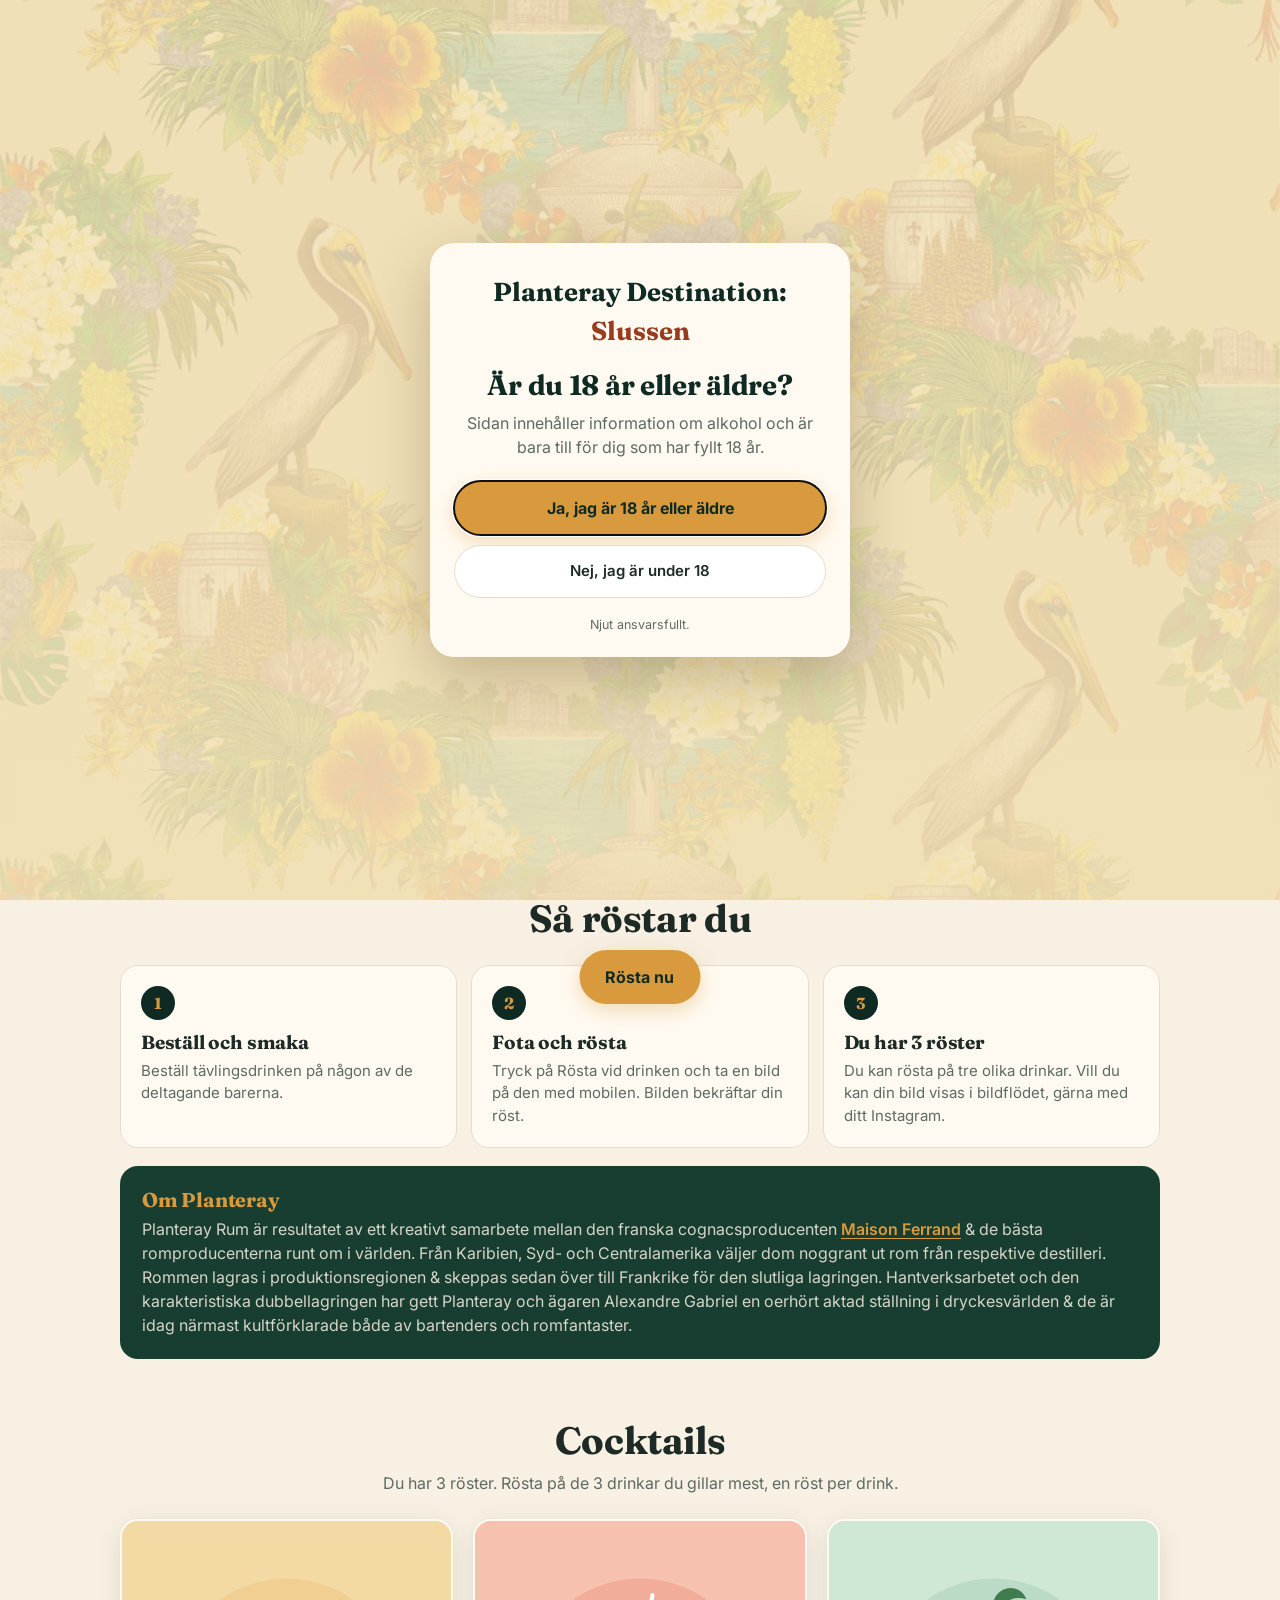
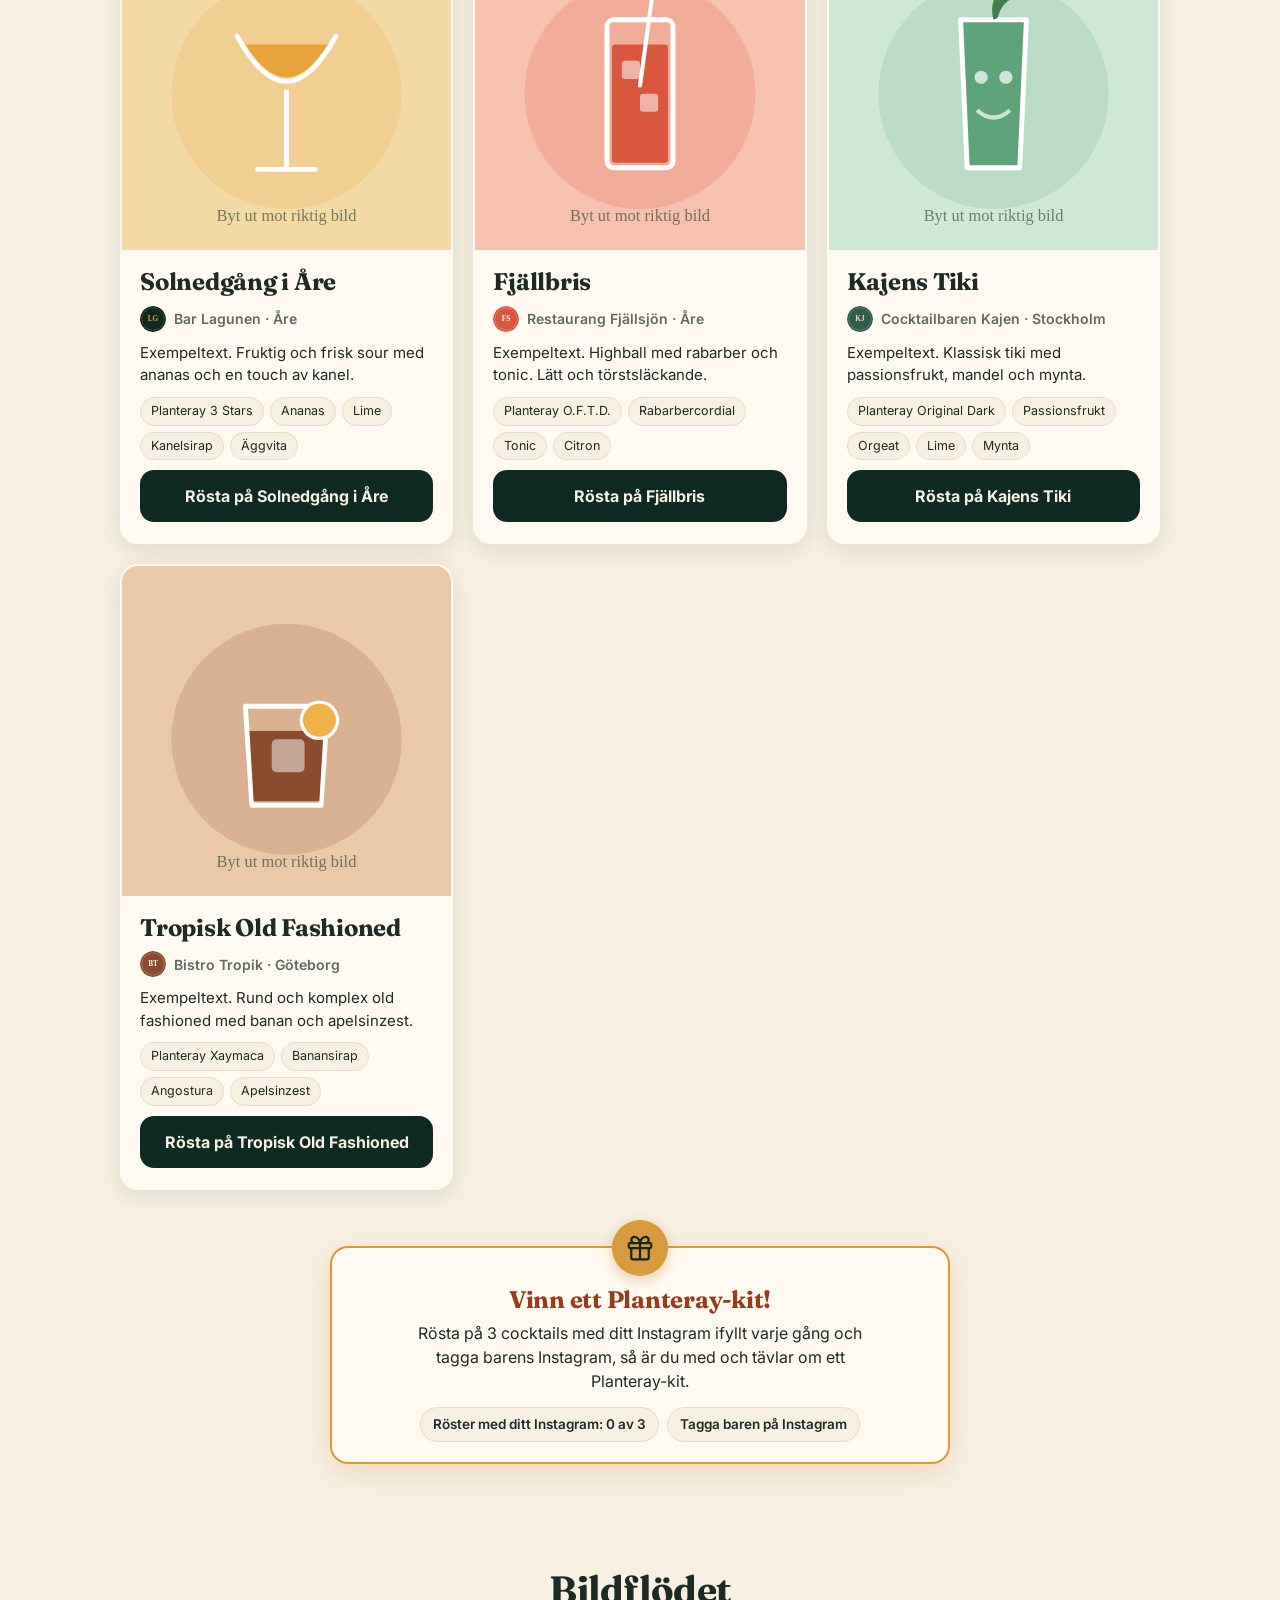
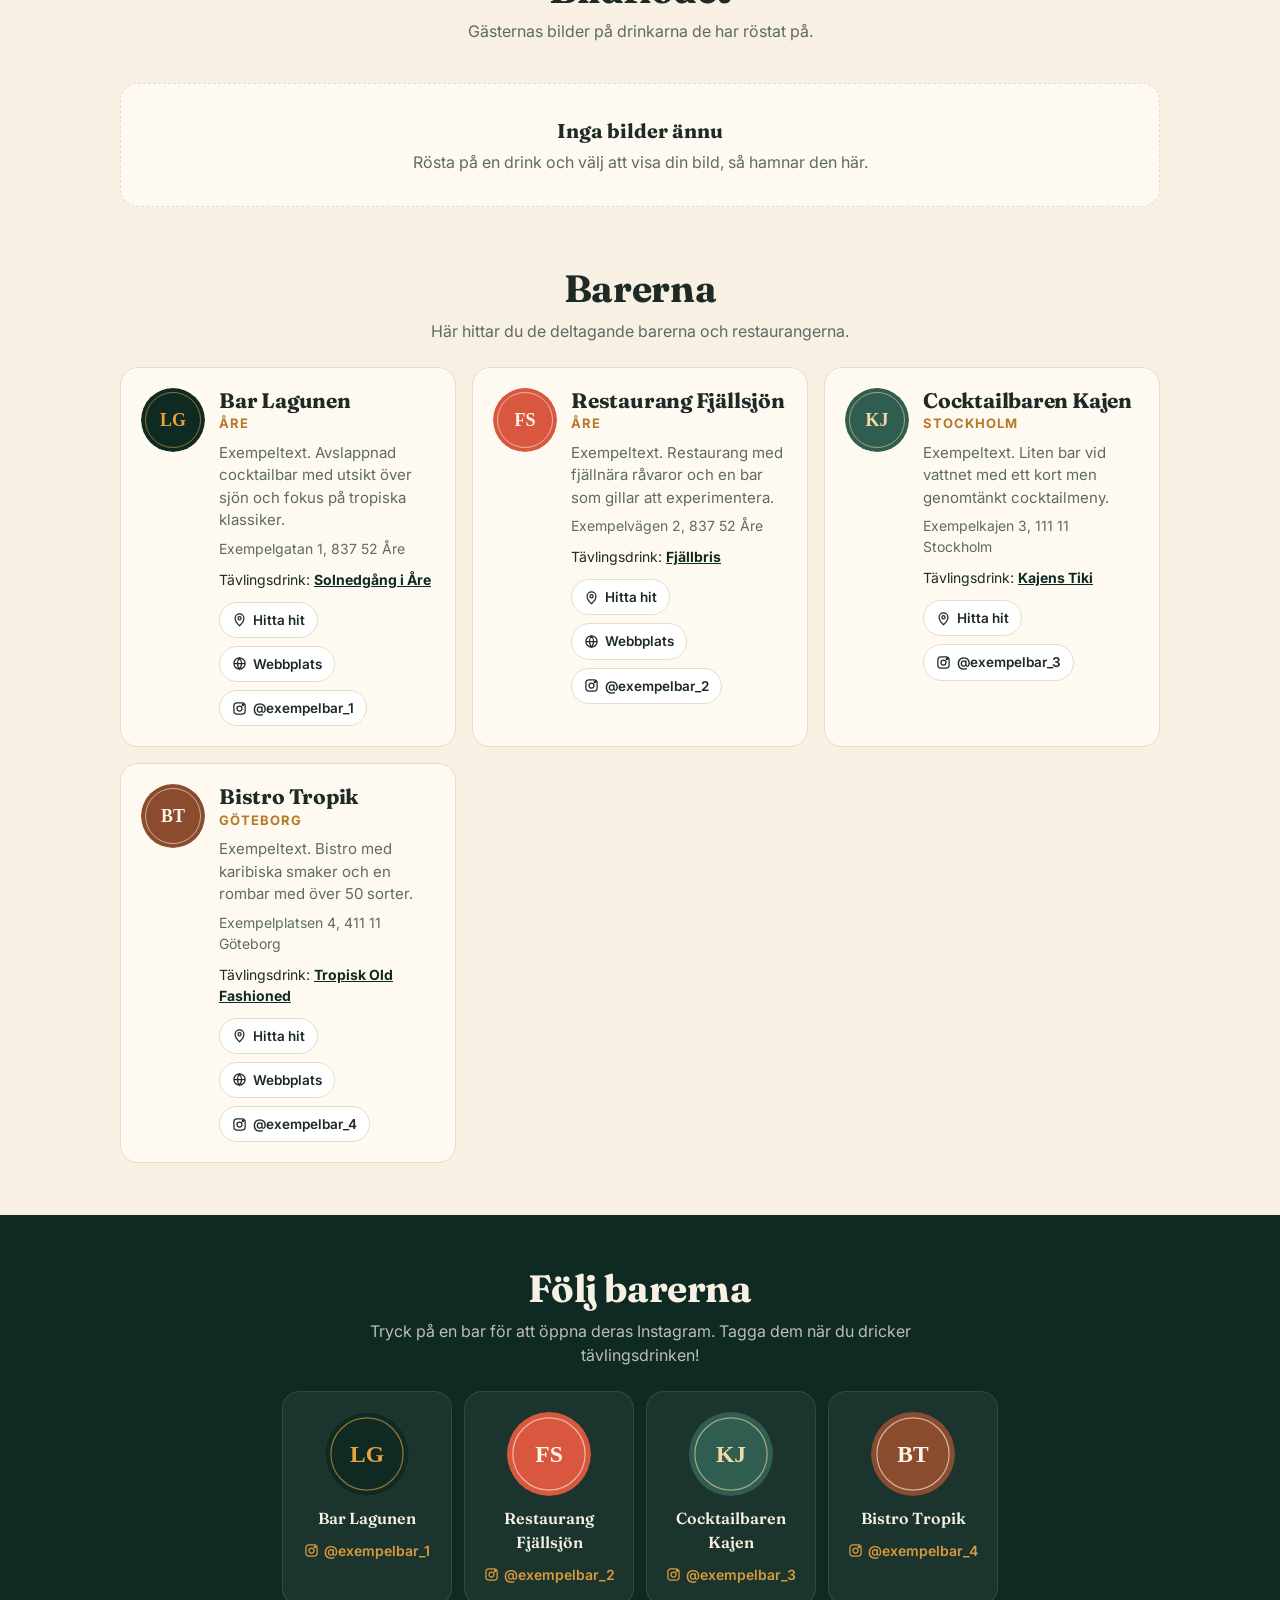
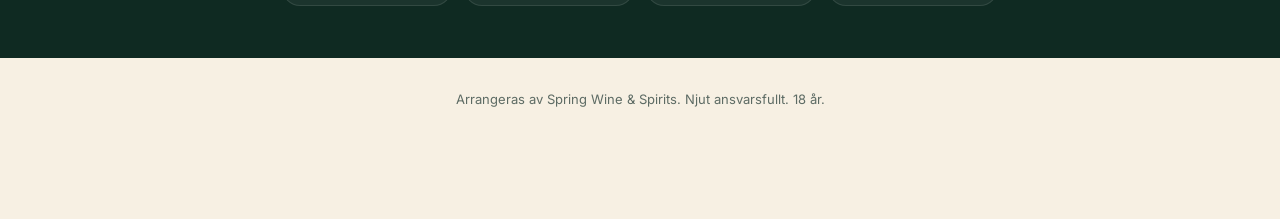
<file: index.html>
<!DOCTYPE html>
<html lang="sv">
<head>
  <meta charset="utf-8">
  <meta name="viewport" content="width=device-width, initial-scale=1, viewport-fit=cover">
  <meta name="theme-color" content="#f0b89a">
  <title>Planteray Destination: Slussen – Rösta</title>
  <meta name="description" content="Rösta på den godaste Planteray-drinken.">
  <link rel="preconnect" href="https://fonts.googleapis.com">
  <link rel="preconnect" href="https://fonts.gstatic.com" crossorigin>
  <link href="https://fonts.googleapis.com/css2?family=Fraunces:ital,opsz,wght@0,9..144,500;0,9..144,700;1,9..144,500&family=Inter:wght@400;600;700&display=swap" rel="stylesheet">
  <link rel="stylesheet" href="style.css">
  <script>
    /* Åldersspärr: hoppa över rutan om besökaren redan bekräftat 18 år (gäller 30 dagar) */
    try {
      var t = parseInt(localStorage.getItem("pr_age_ok") || "0", 10);
      if (t && Date.now() - t < 30 * 24 * 3600 * 1000) document.documentElement.classList.add("age-ok");
    } catch (e) {}
  </script>
</head>
<body>

  <!-- ÅLDERSSPÄRR: visas innan sidan går att se. Texterna finns i content.js -->
  <div class="age-gate" id="ageGate" role="dialog" aria-modal="true" aria-labelledby="ageTitle" aria-describedby="ageText">
    <div class="age-card">
      <div class="age-brand" id="ageBrand">Planteray Destination: <span>Slussen</span></div>
      <div id="ageAsk">
        <h2 id="ageTitle">Är du 18 år eller äldre?</h2>
        <p id="ageText">Sidan innehåller information om alkohol och är bara till för dig som har fyllt 18&nbsp;år.</p>
        <div class="age-actions">
          <button class="cta" id="ageYes">Ja, jag är 18 år eller äldre</button>
          <button class="age-no" id="ageNo">Nej, jag är under 18</button>
        </div>
      </div>
      <div id="ageDenied" hidden>
        <h2>Tyvärr</h2>
        <p id="ageDeniedText">Du måste vara 18 år eller äldre för att besöka sidan.</p>
        <button class="age-no" id="ageBack">Tillbaka</button>
      </div>
      <p class="age-small" id="ageSmall">Njut ansvarsfullt.</p>
    </div>
  </div>

  <header class="topbar">
    <div class="wrap">
      <a href="#start" class="brandmark" id="brandmark">Planteray Destination: <span>Slussen</span></a>
      <nav class="nav" aria-label="Huvudmeny">
        <a href="#start">Start</a>
        <a href="#drinkar">Drinkar</a>
        <a href="#bilder">Bildflöde</a>
        <a href="#barer">Barer</a>
        <a href="#folj">Följ barerna</a>
      </nav>
      <div class="votes-pill" aria-live="polite">
        <span id="pillText">3 kvar</span>
        <span class="dots" id="pillDots" aria-hidden="true"></span>
      </div>
    </div>
  </header>

  <main>
    <!-- STARTSIDA -->
    <section class="hero" id="start">
      <div class="wrap">
        <img class="hero-logo" src="images/planteray-logo.png" alt="Planteray Rum" width="700" height="472">
        <span class="eyebrow">Cocktailtävling</span>
        <h1 id="eventName"></h1>
        <p class="tagline" id="tagline"></p>
        <p class="intro" id="intro"></p>
        <div class="period" id="period"></div><br>
        <a class="cta" href="#drinkar">Se drinkarna och rösta
          <svg width="18" height="18" viewBox="0 0 24 24" fill="none" stroke="currentColor" stroke-width="2.5" stroke-linecap="round"><path d="M12 5v14M5 12l7 7 7-7"/></svg>
        </a>
      </div>
    </section>

    <section class="block" id="sa-rostar-du">
      <div class="wrap">
        <div class="section-head"><h2>Så röstar du</h2></div>
        <ol class="steps" id="steps"></ol>
        <div class="brand-box">
          <h3 id="brandTitle"></h3>
          <p id="brandText"></p>
        </div>
      </div>
    </section>

    <!-- DRINKARNA -->
    <section class="block" id="drinkar" style="padding-top:8px">
      <div class="wrap">
        <div class="section-head">
          <h2>Cocktails</h2>
          <p id="drinksLead"></p>
        </div>
        <div class="banner" id="banner" role="status"></div>
        <div class="drink-grid" id="drinkGrid"></div>
        <div class="prize" id="prize" hidden>
          <div class="prize-icon" aria-hidden="true">
            <svg width="30" height="30" viewBox="0 0 24 24" fill="none" stroke="currentColor" stroke-width="1.8" stroke-linecap="round" stroke-linejoin="round"><rect x="3" y="8" width="18" height="4" rx="1"/><path d="M12 8v13M19 12v8a1 1 0 0 1-1 1H6a1 1 0 0 1-1-1v-8M7.5 8a2.5 2.5 0 0 1 0-5C11 3 12 8 12 8s1-5 4.5-5a2.5 2.5 0 0 1 0 5"/></svg>
          </div>
          <h3 id="prizeTitle"></h3>
          <p id="prizeText"></p>
          <div class="prize-steps" id="prizeSteps"></div>
        </div>
      </div>
    </section>

    <!-- BILDFLÖDE -->
    <section class="block feed-section" id="bilder">
      <div class="wrap">
        <div class="section-head">
          <h2>Bildflödet</h2>
          <p>Gästernas bilder på drinkarna de har röstat på.</p>
        </div>
        <div class="filter-chips" id="feedFilter" role="toolbar" aria-label="Filtrera på drink"></div>
        <div class="feed-grid" id="feedGrid" aria-live="polite"></div>
        <div style="text-align:center"><button class="more-btn" id="feedMore" hidden>Visa fler bilder</button></div>
      </div>
    </section>

    <!-- BARERNA -->
    <section class="block" id="barer" style="padding-top:8px">
      <div class="wrap">
        <div class="section-head">
          <h2>Barerna</h2>
          <p>Här hittar du de deltagande barerna och restaurangerna.</p>
        </div>
        <div class="bar-list" id="barList"></div>
      </div>
    </section>

    <!-- SYNLIGHET / INSTAGRAM -->
    <section class="block wall" id="folj">
      <div class="wrap">
        <div class="section-head">
          <h2>Följ barerna</h2>
          <p>Tryck på en bar för att öppna deras Instagram. Tagga dem när du dricker tävlingsdrinken!</p>
        </div>
        <div class="wall-grid" id="wallGrid"></div>
      </div>
    </section>
  </main>

  <footer><div class="wrap" id="footer"></div></footer>

  <a href="#drinkar" class="cta float-cta" id="floatCta">Rösta nu</a>

  <!-- Dialog -->
  <div class="sheet-backdrop" id="sheetBackdrop" aria-hidden="true">
    <div class="sheet" role="dialog" aria-modal="true" aria-labelledby="sheetTitle" id="sheet"></div>
  </div>
  <div class="toast" id="toast" role="alert"></div>

  <script src="content.js"></script>
  <script src="api.js"></script>
  <script src="app.js"></script>
</body>
</html>
</file>
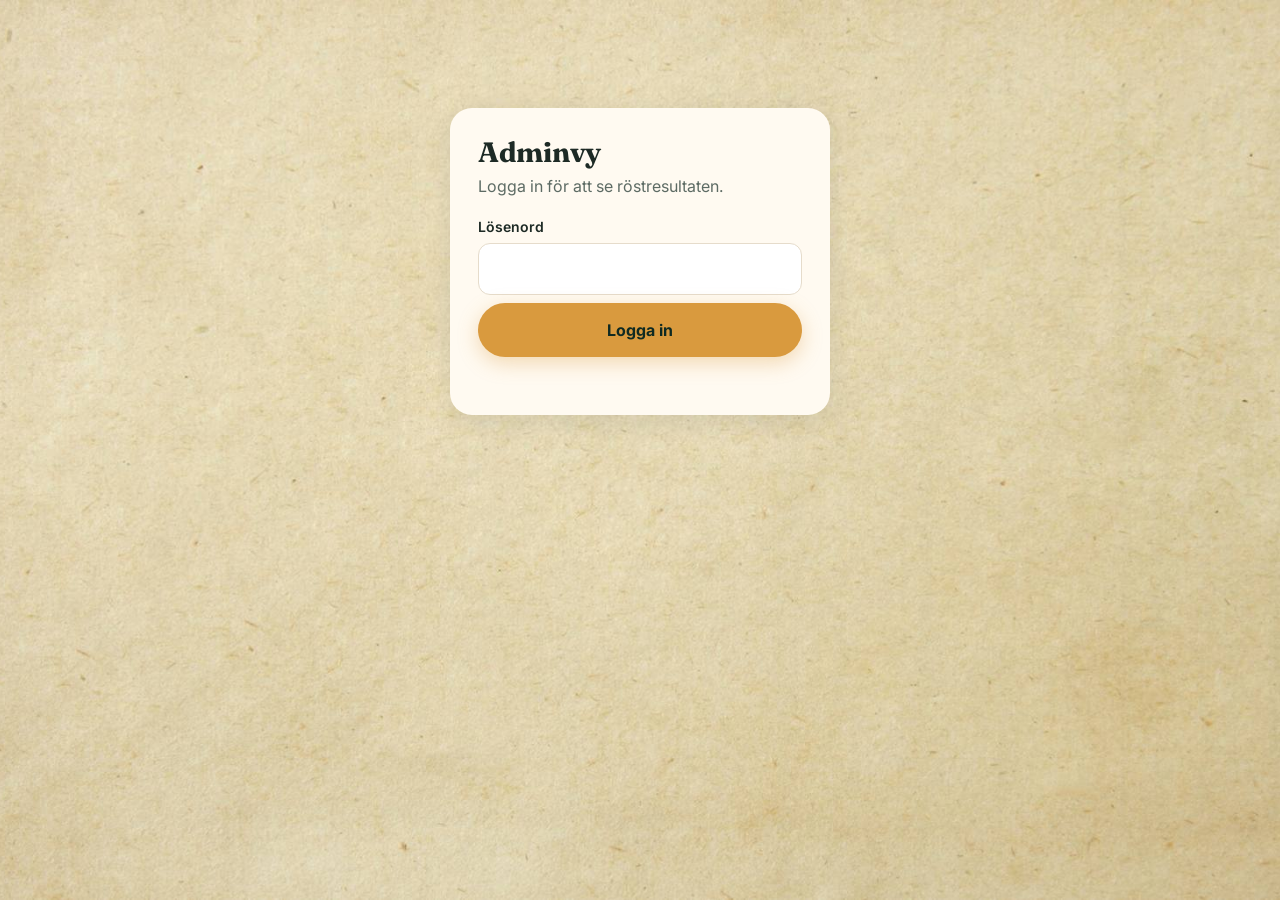
<file: admin.html>
<!DOCTYPE html>
<html lang="sv">
<head>
  <meta charset="utf-8">
  <meta name="viewport" content="width=device-width, initial-scale=1">
  <meta name="robots" content="noindex, nofollow">
  <meta name="theme-color" content="#0f2a22">
  <title>Admin – Röstresultat</title>
  <link rel="preconnect" href="https://fonts.googleapis.com">
  <link rel="preconnect" href="https://fonts.gstatic.com" crossorigin>
  <link href="https://fonts.googleapis.com/css2?family=Fraunces:opsz,wght@9..144,600;9..144,700&family=Inter:wght@400;600;700&display=swap" rel="stylesheet">
  <link rel="stylesheet" href="style.css">
  <style>
    .login { max-width: 380px; margin: 12vh auto; background: var(--paper); border-radius: 22px; padding: 28px; box-shadow: var(--shadow); }
    .login h1 { font-size: 28px; }
    .login p { color: var(--muted); margin: 6px 0 18px; }
    label { font-size: 14px; font-weight: 600; display: block; margin-bottom: 6px; }
    input[type=password], input[type=text] {
      width: 100%; font: inherit; padding: 13px 14px; border-radius: 12px; border: 1.5px solid var(--line); background: #fff;
    }
    input:focus { outline: 2px solid var(--gold); border-color: var(--gold); }
    .err { color: var(--coral); font-weight: 600; font-size: 14px; min-height: 20px; margin-top: 10px; }
    .login .cta { width: 100%; margin-top: 8px; }

    .admin { display: none; padding: 24px 20px 60px; }
    .admin.show { display: block; }
    .admin-head { display: flex; flex-wrap: wrap; align-items: center; gap: 12px; margin-bottom: 20px; }
    .admin-head h1 { font-size: clamp(26px, 5vw, 34px); margin-right: auto; }
    .meta { font-size: 13px; color: var(--muted); }
    .btn {
      display: inline-flex; align-items: center; gap: 6px; border: 1.5px solid var(--jungle); background: #fff; color: var(--jungle);
      font-weight: 600; font-size: 14px; padding: 9px 14px; border-radius: 999px;
    }
    .btn.primary { background: var(--jungle); color: var(--cream); }
    .btn.danger { border-color: var(--coral); color: var(--coral); }
    .btn:disabled { opacity: .5; }

    .kpis { display: grid; gap: 12px; grid-template-columns: repeat(auto-fit, minmax(160px, 1fr)); margin-bottom: 20px; }
    .kpi { background: var(--paper); border-radius: 16px; padding: 16px 18px; border: 1px solid var(--line); }
    .kpi .v { font-family: var(--serif); font-size: 34px; font-weight: 700; line-height: 1.1; }
    .kpi .l { font-size: 13px; color: var(--muted); margin-top: 4px; }
    .status-dot { display: inline-block; width: 10px; height: 10px; border-radius: 50%; margin-right: 6px; vertical-align: middle; }

    .panel { background: var(--paper); border-radius: 18px; border: 1px solid var(--line); padding: 20px; margin-bottom: 20px; }
    .panel h2 { font-size: 22px; margin-bottom: 14px; }
    .panel-row { display: grid; gap: 20px; grid-template-columns: 1fr; }
    @media (min-width: 860px) { .panel-row { grid-template-columns: 1fr 1fr; } }

    .rank { list-style: none; padding: 0; margin: 0; display: grid; gap: 12px; }
    .rank li { display: grid; grid-template-columns: 28px 52px 1fr auto; gap: 12px; align-items: center; }
    .rank .pos { font-family: var(--serif); font-weight: 700; font-size: 20px; color: var(--muted); text-align: center; }
    .rank li:first-child .pos { color: var(--gold-dark); }
    .rank img { width: 52px; height: 52px; border-radius: 12px; object-fit: cover; }
    .rank .name { font-weight: 700; }
    .rank .bar { font-size: 13px; color: var(--muted); }
    .track { height: 8px; background: var(--cream); border-radius: 4px; margin-top: 6px; overflow: hidden; }
    .fill { height: 100%; background: var(--jungle); border-radius: 4px; transition: width .5s; }
    .rank li:first-child .fill { background: var(--gold); }
    .rank .num { text-align: right; }
    .rank .num b { font-family: var(--serif); font-size: 24px; display: block; line-height: 1; }
    .rank .num span { font-size: 12.5px; color: var(--muted); }
    .unknown { font-size: 11px; background: #f9dcd5; color: #7a2c1c; padding: 2px 6px; border-radius: 6px; margin-left: 6px; }

    table { width: 100%; border-collapse: collapse; font-size: 14px; }
    th, td { text-align: left; padding: 8px 6px; border-bottom: 1px solid var(--line); }
    th { font-size: 12px; text-transform: uppercase; letter-spacing: .06em; color: var(--muted); }
    td.r, th.r { text-align: right; }
    .muted { color: var(--muted); font-size: 13px; }
    .tools { display: flex; flex-wrap: wrap; gap: 10px; }

    .mod-toggle { display: flex; gap: 12px; align-items: flex-start; padding: 14px; border-radius: 14px; background: var(--cream); border: 1px solid var(--line); cursor: pointer; font-weight: 600; margin-bottom: 16px; }
    .mod-toggle input { width: 22px; height: 22px; accent-color: var(--jungle); margin: 0; flex-shrink: 0; }
    .mod-toggle small { display: block; font-weight: 400; color: var(--muted); font-size: 13px; margin-top: 2px; }
    .tabs { display: flex; gap: 6px; overflow-x: auto; margin-bottom: 14px; scrollbar-width: none; }
    .tabs button { flex-shrink: 0; border: 1.5px solid var(--line); background: #fff; border-radius: 999px; padding: 8px 14px; font-weight: 600; font-size: 14px; }
    .tabs button[aria-selected="true"] { background: var(--jungle); color: var(--cream); border-color: var(--jungle); }
    .tabs .count { opacity: .7; font-weight: 400; }
    .photo-admin-grid { display: grid; gap: 12px; grid-template-columns: repeat(auto-fill, minmax(135px, 1fr)); }
    .pa { background: #fff; border: 1px solid var(--line); border-radius: 14px; overflow: hidden; display: flex; flex-direction: column; }
    .pa a.img { display: block; aspect-ratio: 1; background: var(--line); }
    .pa img { width: 100%; height: 100%; object-fit: cover; }
    .pa .info { padding: 8px 10px; font-size: 13px; line-height: 1.35; flex: 1; }
    .pa .info b { display: block; font-size: 14px; }
    .pa .info .ig { color: var(--gold-dark); font-weight: 600; }
    .pa .acts { display: flex; border-top: 1px solid var(--line); }
    .pa .acts button { flex: 1; border: 0; background: transparent; padding: 10px 4px; font-weight: 700; font-size: 13.5px; }
    .pa .acts button + button { border-left: 1px solid var(--line); }
    .pa .acts .ok { color: var(--ok); }
    .pa .acts .no { color: var(--coral); }
    .pa .acts button:disabled { opacity: .4; }
    .pa-empty { grid-column: 1 / -1; color: var(--muted); padding: 18px 0; }
  </style>
</head>
<body>

  <div class="login" id="login">
    <h1>Adminvy</h1>
    <p id="loginNote">Logga in för att se röstresultaten.</p>
    <form id="loginForm">
      <label for="pw">Lösenord</label>
      <input type="password" id="pw" autocomplete="current-password" required>
      <button class="cta" type="submit" id="loginBtn">Logga in</button>
      <div class="err" id="loginErr" role="alert"></div>
    </form>
  </div>

  <div class="admin wrap" id="admin">
    <div class="admin-head">
      <h1 id="adminTitle">Röstresultat</h1>
      <span class="meta" id="updated"></span>
      <button class="btn" id="refreshBtn">Uppdatera</button>
      <button class="btn" id="logoutBtn">Logga ut</button>
    </div>

    <div class="kpis">
      <div class="kpi"><div class="v" id="kTotal">–</div><div class="l">Röster totalt</div></div>
      <div class="kpi"><div class="v" id="kDevices">–</div><div class="l">Unika mobiler</div></div>
      <div class="kpi"><div class="v" id="kAvg">–</div><div class="l">Röster per mobil (snitt)</div></div>
      <div class="kpi"><div class="v" id="kOpen" style="font-size:22px;padding-top:8px">–</div><div class="l">Röstning</div></div>
      <div class="kpi" id="kPendingBox" style="cursor:pointer"><div class="v" id="kPending">–</div><div class="l">Bilder att granska</div></div>
    </div>

    <div class="panel">
      <h2>Ställning per drink</h2>
      <ol class="rank" id="rank"></ol>
    </div>

    <div class="panel" id="photoPanel">
      <h2>Bilder</h2>
      <label class="mod-toggle"><input type="checkbox" id="modToggle">
        <span>Granska bilder innan de visas i bildflödet<small id="modHint"></small></span></label>
      <div class="tabs" role="tablist" id="photoTabs">
        <button role="tab" data-s="Väntar" aria-selected="true">Att granska <span class="count" id="cWait"></span></button>
        <button role="tab" data-s="Godkänd" aria-selected="false">I flödet <span class="count" id="cOk"></span></button>
        <button role="tab" data-s="Dold" aria-selected="false">Dolda <span class="count" id="cHid"></span></button>
        <button role="tab" data-s="Privat" aria-selected="false">Ej för flödet <span class="count" id="cPriv"></span></button>
      </div>
      <div class="photo-admin-grid" id="photoGrid"></div>
      <p class="muted" style="margin-top:12px">"Ej för flödet" är bilder där gästen inte har valt att visa bilden. De kan inte publiceras. Alla bilder finns i Drive-mappen "Planteray röstbilder".</p>
    </div>

    <div class="panel" id="prizePanel">
      <h2>Tävlingen: Planteray-kit</h2>
      <p class="muted" style="margin:-6px 0 14px">Instagram-konton som har använts på röster för minst 3 olika drinkar. Kontrollera själv på Instagram att de har taggat baren innan du lottar ut vinnaren.</p>
      <div class="kpis" style="margin-bottom:14px">
        <div class="kpi"><div class="v" id="pQual">–</div><div class="l">Är med i tävlingen</div></div>
        <div class="kpi"><div class="v" id="pAlmost">–</div><div class="l">Har Instagram på färre än 3 drinkar</div></div>
      </div>
      <table><thead><tr><th>Instagram</th><th>Barer</th><th class="r">Senaste röst</th></tr></thead><tbody id="prizeTable"></tbody></table>
      <div class="tools" style="margin-top:14px">
        <button class="btn primary" id="expPrize">Ladda ned deltagarlista (CSV)</button>
        <button class="btn" id="drawBtn">Lotta fram en vinnare</button>
      </div>
      <p id="drawResult" style="margin-top:12px;font-weight:700"></p>
    </div>

    <div class="panel-row">
      <div class="panel">
        <h2>Per bar</h2>
        <table><thead><tr><th>Bar</th><th class="r">Röster</th><th class="r">Andel</th></tr></thead><tbody id="barTable"></tbody></table>
      </div>
      <div class="panel">
        <h2>Senaste röster</h2>
        <table><thead><tr><th>Tid</th><th>Drink</th><th>Mobil</th></tr></thead><tbody id="recent"></tbody></table>
        <p class="muted" id="perDevice" style="margin-top:12px"></p>
      </div>
    </div>

    <div class="panel">
      <h2>Exportera och hantera</h2>
      <div class="tools">
        <button class="btn primary" id="expSummary">Ladda ned resultat (CSV)</button>
        <button class="btn" id="expAll">Ladda ned alla röster (CSV)</button>
        <button class="btn" id="toggleOpen">Stäng röstningen</button>
        <button class="btn danger" id="resetBtn">Nollställ röster…</button>
      </div>
      <p class="muted" style="margin-top:12px">CSV-filerna öppnas direkt i Excel. Alla röster finns också i Google-kalkylarket under fliken "Röster". Nollställning flyttar rösterna till en arkivflik i kalkylarket, inget raderas.</p>
    </div>
  </div>

  <div class="sheet-backdrop" id="dlg" aria-hidden="true">
    <div class="sheet" role="dialog" aria-modal="true" aria-labelledby="dlgTitle">
      <div class="grab"></div>
      <h3 id="dlgTitle"></h3>
      <p id="dlgText"></p>
      <div id="dlgInputWrap" style="margin-top:16px;text-align:left">
        <label for="dlgInput" id="dlgLabel"></label>
        <input type="text" id="dlgInput" autocomplete="off" autocapitalize="characters">
      </div>
      <div class="actions">
        <button class="cta" id="dlgOk"></button>
        <button class="secondary" id="dlgCancel">Avbryt</button>
      </div>
    </div>
  </div>
  <div class="toast" id="toast" role="alert"></div>

  <script src="content.js"></script>
  <script src="api.js"></script>
  <script src="admin.js"></script>
</body>
</html>
</file>
<file: style.css>
/* Färger och typsnitt — ändra här för att justera utseendet */
:root {
  --jungle: #0f2a22;
  --jungle-2: #183d31;
  --cream: #f7f0e3;
  --paper: #fffaf1;
  --gold: #d99a3e;
  --gold-dark: #b37a26;
  --coral: #d9573f;
  --ink: #1d2a25;
  --muted: #5d6b64;
  --line: #e6dccb;
  --ok: #2f7d55;
  --radius: 18px;
  --shadow: 0 6px 24px rgba(15, 42, 34, .10);
  --serif: "Fraunces", Georgia, "Times New Roman", serif;
  --sans: "Inter", system-ui, -apple-system, "Segoe UI", Roboto, sans-serif;
}

* { box-sizing: border-box; }
html { scroll-behavior: smooth; scroll-padding-top: 76px; }
body {
  margin: 0;
  font-family: var(--sans);
  color: var(--ink);
  background: var(--cream);
  line-height: 1.5;
  -webkit-font-smoothing: antialiased;
  position: relative;
}
/* Bakgrundsbild. Ligger fast bakom sidan, så den inte sträcks ut på långa sidor.
   Byt bild genom att ersätta images/bakgrund.jpg. */
body::before {
  content: ""; position: fixed; inset: 0; z-index: -1; pointer-events: none;
  background: var(--cream) url("images/bakgrund.jpg") center / cover no-repeat;
}
img { max-width: 100%; display: block; }
a { color: inherit; }
button { font: inherit; cursor: pointer; }
h1, h2, h3 { font-family: var(--serif); line-height: 1.15; margin: 0; letter-spacing: -.01em; }

.wrap { max-width: 1080px; margin: 0 auto; padding: 0 20px; }

/* ---------- Topprad ---------- */
/* Menyfältet: akvarellhimmel. Byt bild genom att ersätta images/meny-himmel.jpg */
.topbar {
  position: sticky; top: 0; z-index: 20;
  background: #f3c3a6 url("images/meny-himmel.jpg") center 35% / cover no-repeat;
  color: var(--jungle);
  box-shadow: 0 2px 12px rgba(120, 60, 30, .18);
}
.topbar .wrap { display: flex; align-items: center; gap: 12px; height: 60px; }
.brandmark { font-family: var(--serif); font-weight: 700; font-size: 18px; text-decoration: none; white-space: nowrap; }
.brandmark span { color: #9a3b1f; }
.nav { display: flex; gap: 4px; margin-left: auto; overflow-x: auto; scrollbar-width: none; }
.nav::-webkit-scrollbar { display: none; }
.nav a {
  text-decoration: none; font-size: 14px; padding: 8px 10px; border-radius: 999px;
  color: var(--jungle); font-weight: 600; white-space: nowrap;
}
.nav a:hover { background: rgba(255, 255, 255, .45); color: var(--jungle); }
.votes-pill {
  display: flex; align-items: center; gap: 6px; flex-shrink: 0;
  background: rgba(255, 255, 255, .55); border-radius: 999px; padding: 6px 10px 6px 12px;
  font-size: 13px; font-weight: 700; color: var(--jungle);
}
.dots { display: flex; gap: 4px; }
.dot { width: 10px; height: 10px; border-radius: 50%; background: var(--gold); transition: background .3s, transform .3s; }
.dot.used { background: rgba(255, 255, 255, .22); }
.topbar .dot { background: var(--jungle); }
.topbar .dot.used { background: rgba(15, 42, 34, .18); }
@media (max-width: 640px) {
  .nav { display: none; }
  .votes-pill { margin-left: auto; }
}

/* ---------- Hero ---------- */
/* Bakgrund bakom titeln: mönsterbild med mörk toning så att texten går att läsa.
   Byt bild genom att ersätta images/hero-monster.jpg. Justera toningen med siffrorna
   efter rgba (0 = genomskinligt, 1 = helt mörkt). */
.hero {
  background:
    linear-gradient(90deg, rgba(242, 226, 184, .25) 0%, rgba(242, 226, 184, .88) 22%, rgba(242, 226, 184, .92) 50%, rgba(242, 226, 184, .88) 78%, rgba(242, 226, 184, .25) 100%),
    url("images/hero-monster.jpg") center / cover no-repeat,
    #f2e2b8;
  color: var(--cream);
  padding: 48px 0 56px;
  overflow: hidden;
}
.hero-logo { width: 228px; height: auto; margin: 0 auto 22px; }
@media (min-width: 640px) { .hero-logo { width: 288px; } }
.eyebrow {
  display: inline-block; font-size: 12px; font-weight: 700; letter-spacing: .14em; text-transform: uppercase;
  color: var(--gold); margin-bottom: 14px;
}
@media (max-width: 640px) {
  .hero {
    background:
      linear-gradient(180deg, rgba(242, 226, 184, .55) 0%, rgba(242, 226, 184, .86) 35%, rgba(242, 226, 184, .90) 100%),
      url("images/hero-monster.jpg") center / cover no-repeat,
      #f2e2b8;
  }
}
.hero h1 { font-size: clamp(36px, 9vw, 64px); font-weight: 700; max-width: 14ch; }
.hero .tagline { font-family: var(--serif); font-style: italic; font-size: clamp(19px, 4.5vw, 24px); color: var(--gold); margin: 14px 0 0; }
.hero .intro { max-width: 52ch; margin: 18px 0 0; color: rgba(247, 240, 227, .88); font-size: 17px; }
.hero .period {
  display: inline-flex; align-items: center; gap: 8px; margin-top: 20px; font-size: 14px; font-weight: 600;
  padding: 8px 14px; border: 1px solid rgba(247, 240, 227, .25); border-radius: 999px;
}
.cta {
  display: inline-flex; align-items: center; justify-content: center; gap: 8px;
  background: var(--gold); color: var(--jungle); font-weight: 700; text-decoration: none;
  padding: 15px 26px; border-radius: 999px; border: 0; font-size: 16px; margin-top: 26px;
  box-shadow: 0 6px 20px rgba(217, 154, 62, .35);
}
.cta:active { transform: translateY(1px); }

/* ---------- Sektioner ---------- */
section.block { padding: 52px 0; }
.section-head { margin-bottom: 24px; }
.section-head h2 { font-size: clamp(28px, 6vw, 38px); }
.section-head p { color: var(--muted); margin: 8px 0 0; max-width: 60ch; }

/* Så röstar du */
.steps { display: grid; gap: 14px; grid-template-columns: repeat(auto-fit, minmax(220px, 1fr)); counter-reset: step; padding: 0; margin: 0; list-style: none; }
.step { background: var(--paper); border: 1px solid var(--line); border-radius: var(--radius); padding: 20px; position: relative; }
.step::before {
  counter-increment: step; content: counter(step);
  display: grid; place-items: center; width: 34px; height: 34px; border-radius: 50%;
  background: var(--jungle); color: var(--gold); font-family: var(--serif); font-weight: 700; margin-bottom: 12px;
}
.step h3 { font-size: 19px; }
.step p { margin: 6px 0 0; color: var(--muted); font-size: 15px; }

.brand-box {
  margin-top: 18px; background: var(--jungle-2); color: var(--cream); border-radius: var(--radius);
  padding: 22px; display: grid; gap: 6px;
}
.brand-box h3 { color: var(--gold); font-size: 20px; }
.brand-box p { margin: 0; color: rgba(247, 240, 227, .85); }
.brand-box a { color: var(--gold); font-weight: 600; text-underline-offset: 3px; }

/* Statusbanner */
.banner {
  display: none; margin: 0 0 20px; padding: 14px 16px; border-radius: 14px; font-weight: 600; font-size: 15px;
  background: #fdecc8; color: #6b4a12; border: 1px solid #f0d08c;
}
.banner.show { display: block; }
.banner.done { background: #dff1e6; color: #1e5a3b; border-color: #b6dcc4; }
.banner.closed { background: #f9dcd5; color: #7a2c1c; border-color: #efb7a9; }
.banner.demo { background: #e9e4ff; color: #3d2f86; border-color: #cfc5ff; }

/* ---------- Drinkkort ---------- */
.drink-grid { display: grid; gap: 20px; grid-template-columns: repeat(auto-fill, minmax(280px, 1fr)); }
.drink {
  background: var(--paper); border-radius: var(--radius); overflow: hidden; box-shadow: var(--shadow);
  display: flex; flex-direction: column; border: 2px solid transparent; transition: border-color .3s;
}
.drink.voted { border-color: var(--ok); }
.drink .photo { position: relative; aspect-ratio: 4 / 3; background: var(--line); }
.drink .photo img { width: 100%; height: 100%; object-fit: cover; }
.voted-badge {
  position: absolute; top: 12px; left: 12px; background: var(--ok); color: #fff; font-size: 13px; font-weight: 700;
  padding: 6px 10px; border-radius: 999px; display: none; align-items: center; gap: 6px;
}
.drink.voted .voted-badge { display: inline-flex; }
.drink .body { padding: 18px 18px 20px; display: flex; flex-direction: column; gap: 10px; flex: 1; }
.drink h3 { font-size: 24px; }
.bar-link {
  display: inline-flex; align-items: center; gap: 8px; font-size: 14px; font-weight: 600; color: var(--muted);
  text-decoration: none;
}
.bar-link img { width: 26px; height: 26px; border-radius: 50%; object-fit: cover; }
.drink .desc { margin: 0; color: var(--ink); font-size: 15px; }
.chips { display: flex; flex-wrap: wrap; gap: 6px; padding: 0; margin: 0; list-style: none; }
.chips li { font-size: 12.5px; background: var(--cream); border: 1px solid var(--line); padding: 4px 10px; border-radius: 999px; }
.vote-btn {
  margin-top: auto; width: 100%; min-height: 52px; border: 0; border-radius: 14px;
  background: var(--jungle); color: var(--cream); font-weight: 700; font-size: 16px;
  display: flex; align-items: center; justify-content: center; gap: 8px; transition: background .2s;
}
.vote-btn:hover { background: var(--jungle-2); }
.vote-btn:disabled { cursor: not-allowed; background: #c9c2b4; color: #6e675b; }
.drink.voted .vote-btn { background: transparent; color: var(--ok); border: 2px solid var(--ok); }

/* ---------- Barer ---------- */
.bar-list { display: grid; gap: 16px; grid-template-columns: repeat(auto-fill, minmax(300px, 1fr)); }
.bar-card {
  background: var(--paper); border: 1px solid var(--line); border-radius: var(--radius); padding: 20px;
  display: grid; grid-template-columns: 64px 1fr; gap: 14px; align-items: start;
}
.bar-card .logo { width: 64px; height: 64px; border-radius: 50%; object-fit: cover; background: var(--line); }
.bar-card h3 { font-size: 21px; }
.bar-card .city { font-size: 13px; font-weight: 700; letter-spacing: .08em; text-transform: uppercase; color: var(--gold-dark); margin-top: 2px; }
.bar-card p { margin: 8px 0 0; font-size: 15px; color: var(--muted); }
.bar-card .links { display: flex; flex-wrap: wrap; gap: 8px; margin-top: 12px; }
.pill-link {
  display: inline-flex; align-items: center; gap: 6px; text-decoration: none; font-size: 13.5px; font-weight: 600;
  padding: 7px 12px; border-radius: 999px; border: 1px solid var(--line); background: #fff;
}
.pill-link:hover { border-color: var(--jungle); }
.bar-card .drink-ref { margin-top: 10px; font-size: 14px; }
.bar-card .drink-ref a { font-weight: 700; color: var(--jungle); }

/* ---------- Instagramvägg ---------- */
.wall { background: var(--jungle); color: var(--cream); }
.wall .section-head p { color: rgba(247, 240, 227, .75); }
.wall-grid { display: grid; gap: 12px; grid-template-columns: repeat(auto-fill, minmax(150px, 1fr)); }
.wall-item {
  display: flex; flex-direction: column; align-items: center; text-align: center; gap: 10px; text-decoration: none;
  background: rgba(255, 255, 255, .05); border: 1px solid rgba(255, 255, 255, .1); border-radius: var(--radius);
  padding: 20px 12px; transition: background .2s, transform .2s;
}
.wall-item:hover { background: rgba(255, 255, 255, .1); transform: translateY(-2px); }
.wall-item img { width: 84px; height: 84px; border-radius: 50%; object-fit: cover; background: rgba(255, 255, 255, .1); }
.wall-item .n { font-family: var(--serif); font-size: 16px; font-weight: 600; }
.wall-item .ig { color: var(--gold); font-size: 14px; font-weight: 600; display: inline-flex; align-items: center; gap: 5px; word-break: break-all; }

footer { padding: 32px 0 110px; text-align: center; color: var(--muted); font-size: 13px; }

/* Flytande röstknapp på mobil */
.float-cta {
  position: fixed; left: 50%; bottom: 16px; transform: translateX(-50%) translateY(120px);
  z-index: 15; transition: transform .3s; margin: 0; white-space: nowrap;
}
.float-cta.show { transform: translateX(-50%) translateY(0); }

/* ---------- Bildflöde ---------- */
.feed-section { padding-top: 8px; }
.filter-chips { display: flex; gap: 8px; overflow-x: auto; padding: 2px 0 14px; scrollbar-width: none; }
.filter-chips::-webkit-scrollbar { display: none; }
.filter-chips button {
  flex-shrink: 0; border: 1.5px solid var(--line); background: var(--paper); color: var(--ink);
  font-size: 14px; font-weight: 600; padding: 8px 14px; border-radius: 999px;
}
.filter-chips button[aria-pressed="true"] { background: var(--jungle); border-color: var(--jungle); color: var(--cream); }
.feed-grid { display: grid; gap: 10px; grid-template-columns: repeat(2, 1fr); }
@media (min-width: 640px) { .feed-grid { grid-template-columns: repeat(3, 1fr); gap: 14px; } }
@media (min-width: 960px) { .feed-grid { grid-template-columns: repeat(4, 1fr); } }
.feed-item {
  position: relative; aspect-ratio: 1; border-radius: 14px; overflow: hidden; background: var(--line);
  border: 0; padding: 0; text-align: left; display: block; width: 100%;
}
.feed-item img { width: 100%; height: 100%; object-fit: cover; transition: transform .3s; }
.feed-item:hover img { transform: scale(1.03); }
.feed-item .cap {
  position: absolute; inset: auto 0 0 0; padding: 28px 10px 9px; color: #fff;
  background: linear-gradient(transparent, rgba(10, 25, 20, .85));
  display: flex; flex-direction: column; gap: 1px; font-size: 12.5px; line-height: 1.3;
}
.feed-item .cap b { font-family: var(--serif); font-size: 15px; font-weight: 600; }
.feed-item .cap .who { color: var(--gold); font-weight: 600; overflow: hidden; text-overflow: ellipsis; white-space: nowrap; }
.feed-empty {
  grid-column: 1 / -1; background: var(--paper); border: 1.5px dashed var(--line); border-radius: var(--radius);
  padding: 32px 20px; text-align: center; color: var(--muted);
}
.feed-empty b { display: block; font-family: var(--serif); color: var(--ink); font-size: 20px; margin-bottom: 4px; }
.more-btn {
  margin-top: 18px; border: 1.5px solid var(--jungle); background: transparent; color: var(--jungle);
  font-weight: 700; padding: 12px 22px; border-radius: 999px;
}
.lightbox-img { width: 100%; max-height: 60vh; object-fit: contain; border-radius: 16px; background: #000; margin-bottom: 14px; }

/* ---------- Fotosteg vid röstning ---------- */
.photo-step { margin-top: 18px; text-align: left; }
.photo-drop {
  position: relative; display: flex; flex-direction: column; align-items: center; justify-content: center; gap: 8px;
  width: 100%; min-height: 150px; border: 2px dashed var(--gold); border-radius: 18px; background: #fff7ea;
  color: var(--jungle); font-weight: 700; font-size: 16px; cursor: pointer; text-align: center; padding: 18px;
}
.photo-drop small { font-weight: 400; color: var(--muted); font-size: 13px; }
.photo-drop input { position: absolute; width: 1px; height: 1px; opacity: 0; }
.photo-drop:focus-within { outline: 3px solid var(--gold); outline-offset: 2px; }
.photo-preview { position: relative; border-radius: 18px; overflow: hidden; background: #000; }
.photo-preview img { width: 100%; max-height: 260px; object-fit: contain; }
.photo-preview .retake {
  position: absolute; right: 10px; bottom: 10px; background: rgba(255, 255, 255, .95); color: var(--jungle);
  border: 0; border-radius: 999px; padding: 8px 14px; font-weight: 700; font-size: 14px; cursor: pointer;
  display: inline-flex; align-items: center; gap: 6px;
}
.photo-preview .retake input { position: absolute; width: 1px; height: 1px; opacity: 0; }
.photo-note { font-size: 12.5px; color: var(--muted); margin: 8px 2px 0; }
.opt-row {
  display: flex; gap: 12px; align-items: flex-start; margin-top: 16px; padding: 14px; border-radius: 14px;
  background: var(--cream); border: 1px solid var(--line); cursor: pointer; font-size: 15px; font-weight: 600;
}
.opt-row input { width: 22px; height: 22px; accent-color: var(--jungle); flex-shrink: 0; margin: 0; }
.opt-row small { display: block; font-weight: 400; color: var(--muted); font-size: 13px; margin-top: 2px; }
.ig-field { margin-top: 12px; display: none; }
.ig-field.show { display: block; }
.ig-field label { font-size: 14px; font-weight: 600; display: block; margin-bottom: 6px; }
.ig-input { display: flex; align-items: center; border: 1.5px solid var(--line); border-radius: 12px; background: #fff; overflow: hidden; }
.ig-input:focus-within { border-color: var(--gold); outline: 2px solid var(--gold); }
.ig-input span { padding: 0 4px 0 14px; color: var(--muted); font-weight: 600; }
.ig-input input { border: 0; outline: 0; font: inherit; font-size: 16px; padding: 13px 14px 13px 0; flex: 1; min-width: 0; background: transparent; }
.field-err { color: var(--coral); font-size: 13px; font-weight: 600; margin-top: 6px; min-height: 0; }

/* ---------- Dialog (bottom sheet) ---------- */
.sheet-backdrop {
  position: fixed; inset: 0; background: rgba(10, 25, 20, .55); z-index: 50;
  display: flex; align-items: flex-end; justify-content: center;
  opacity: 0; pointer-events: none; transition: opacity .2s;
}
.sheet-backdrop.open { opacity: 1; pointer-events: auto; }
.sheet {
  background: var(--paper); width: 100%; max-width: 480px; border-radius: 24px 24px 0 0;
  padding: 10px 22px calc(24px + env(safe-area-inset-bottom)); transform: translateY(100%); transition: transform .28s ease;
  text-align: center; max-height: 94vh; max-height: 94dvh; overflow-y: auto; overscroll-behavior: contain;
}
.sheet-backdrop.open .sheet { transform: translateY(0); }
@media (min-width: 560px) {
  .sheet-backdrop { align-items: center; }
  .sheet { border-radius: 24px; }
}
.sheet .grab { width: 40px; height: 5px; border-radius: 3px; background: var(--line); margin: 0 auto 16px; }
.sheet .thumb { width: 96px; height: 96px; border-radius: 20px; object-fit: cover; margin: 0 auto 14px; }
.sheet h3 { font-size: 24px; }
.sheet p { color: var(--muted); margin: 8px 0 0; }
.sheet .actions { display: grid; gap: 10px; margin-top: 22px; }
.sheet .secondary { background: transparent; border: 0; color: var(--muted); padding: 12px; font-weight: 600; }
.sheet .cta { margin-top: 0; width: 100%; }
.sheet .cta:disabled { opacity: .6; }
.check {
  width: 72px; height: 72px; border-radius: 50%; background: var(--ok); color: #fff; margin: 4px auto 14px;
  display: grid; place-items: center; animation: pop .4s ease;
}
.sheet .dots { justify-content: center; margin-top: 14px; }
.sheet .dot { width: 14px; height: 14px; }
.sheet .dot.used { background: var(--line); }
@keyframes pop { 0% { transform: scale(.4); opacity: 0; } 70% { transform: scale(1.1); } 100% { transform: scale(1); opacity: 1; } }

.spinner { width: 18px; height: 18px; border: 2.5px solid currentColor; border-right-color: transparent; border-radius: 50%; animation: spin .7s linear infinite; }
@keyframes spin { to { transform: rotate(360deg); } }

.toast {
  position: fixed; left: 50%; top: 72px; transform: translate(-50%, -20px); opacity: 0; z-index: 60;
  background: var(--jungle); color: var(--cream); padding: 12px 18px; border-radius: 12px; font-weight: 600; font-size: 14px;
  transition: all .25s; max-width: calc(100% - 32px); text-align: center; pointer-events: none;
}
.toast.show { opacity: 1; transform: translate(-50%, 0); }

.sr-only { position: absolute; width: 1px; height: 1px; overflow: hidden; clip: rect(0 0 0 0); white-space: nowrap; }

@media (prefers-reduced-motion: reduce) {
  * { transition: none !important; animation: none !important; }
  html { scroll-behavior: auto; }
}

/* Mörk text i titelytan så att den syns mot den ljusa beige toningen */
.hero { color: var(--jungle); }
.hero .eyebrow { color: #9a3b1f; }
.hero .tagline { color: #9a3b1f; }
.hero .intro { color: #2b3a33; }
.hero .period { border-color: rgba(15, 42, 34, .35); }

/* ---------- Åldersspärr ---------- */
.age-gate {
  position: fixed; inset: 0; z-index: 100;
  display: flex; align-items: center; justify-content: center; padding: 20px;
  background:
    linear-gradient(rgba(242, 226, 184, .82), rgba(242, 226, 184, .9)),
    url("images/hero-monster.jpg") center / cover no-repeat,
    #f2e2b8;
  overflow-y: auto;
}
html.age-ok .age-gate { display: none; }
html:not(.age-ok) body { overflow: hidden; }
.age-card {
  width: 100%; max-width: 420px; background: var(--paper); border-radius: 24px;
  padding: 30px 24px 22px; text-align: center; box-shadow: 0 20px 60px rgba(60, 40, 10, .25);
}
.age-brand { font-family: var(--serif); font-weight: 700; font-size: 26px; color: var(--jungle); margin-bottom: 18px; }
.age-brand span { color: #9a3b1f; }
.age-card h2 { font-size: 28px; color: var(--jungle); }
.age-card p { color: var(--muted); margin: 10px 0 0; }
.age-actions { display: grid; gap: 10px; margin-top: 22px; }
.age-actions .cta { margin-top: 0; width: 100%; }
.age-no {
  width: 100%; border: 1.5px solid var(--line); background: #fff; color: var(--ink);
  font-weight: 600; padding: 14px; border-radius: 999px; font-size: 15px;
}
#ageDenied .age-no { margin-top: 20px; }
.age-small { font-size: 12.5px !important; margin-top: 18px !important; }
.age-card button:focus:not(:focus-visible) { outline: none; }

/* Centrerad titelyta */
.hero .wrap { text-align: center; }
.hero h1 { margin-left: auto; margin-right: auto; }
.hero .intro { margin-left: auto; margin-right: auto; }
#sa-rostar-du .section-head { text-align: center; }
#drinkar .section-head { text-align: center; }
#drinkar .section-head p { margin-left: auto; margin-right: auto; }
#bilder .section-head { text-align: center; }
#bilder .section-head p { margin-left: auto; margin-right: auto; }
#barer .section-head { text-align: center; }
#barer .section-head p { margin-left: auto; margin-right: auto; }
#folj .section-head { text-align: center; }
#folj .section-head p { margin-left: auto; margin-right: auto; }
/* Loggorna centreras oavsett hur många barer som är med */
.wall-grid { display: flex; flex-wrap: wrap; justify-content: center; }
.wall-item { flex: 0 1 170px; min-width: 140px; }
@media (max-width: 640px) { .wall-item { flex: 0 1 calc(50% - 6px); min-width: 0; } }

/* ---------- Tävlingsruta: Vinn ett Planteray-kit ---------- */
.prize {
  max-width: 620px; margin: 0 auto 24px; text-align: center; background: var(--paper);
  border: 2px solid var(--gold); border-radius: var(--radius); padding: 22px 20px 20px;
  box-shadow: 0 8px 28px rgba(179, 122, 38, .18);
}
.prize-icon {
  width: 56px; height: 56px; border-radius: 50%; margin: -50px auto 10px; display: grid; place-items: center;
  background: var(--gold); color: var(--jungle); box-shadow: 0 4px 14px rgba(179, 122, 38, .35);
}
.prize h3 { font-size: 24px; color: #9a3b1f; }
.prize p { margin: 8px auto 0; color: var(--ink); max-width: 46ch; }
.prize-steps { display: flex; flex-wrap: wrap; justify-content: center; gap: 8px; margin-top: 14px; }
.prize-steps span {
  display: inline-flex; align-items: center; gap: 6px; font-size: 13.5px; font-weight: 600;
  padding: 6px 12px; border-radius: 999px; background: var(--cream); border: 1px solid var(--line);
}
.prize-steps span.done { background: #dff1e6; border-color: #b6dcc4; color: #1e5a3b; }
#drinkGrid + .prize { margin-top: 56px; margin-bottom: 0; }
.ig-field.always { display: block; margin-top: 16px; }
.ig-hint { font-size: 12.5px; color: var(--muted); margin: 6px 2px 0; }

/* Långt namn i menyfältet: mindre text på smala mobiler */
.brandmark { min-width: 0; overflow: hidden; text-overflow: ellipsis; }
@media (max-width: 400px) { .brandmark { font-size: 15px; } .votes-pill { padding: 5px 8px 5px 10px; } }
@media (max-width: 350px) { .brandmark { font-size: 12.5px; } .topbar .wrap { gap: 8px; } }

/* Rubriken i titelytan: första delen på en rad, platsnamnet stort under */
.hero h1 .name-1 { display: block; white-space: nowrap; font-size: clamp(22px, 8.6vw, 64px); }
.hero h1 .name-2 { display: block; font-size: clamp(44px, 13vw, 88px); line-height: 1.05; margin-top: 4px; }
.hero h1:has(.name-1) { max-width: none; }
</file>
